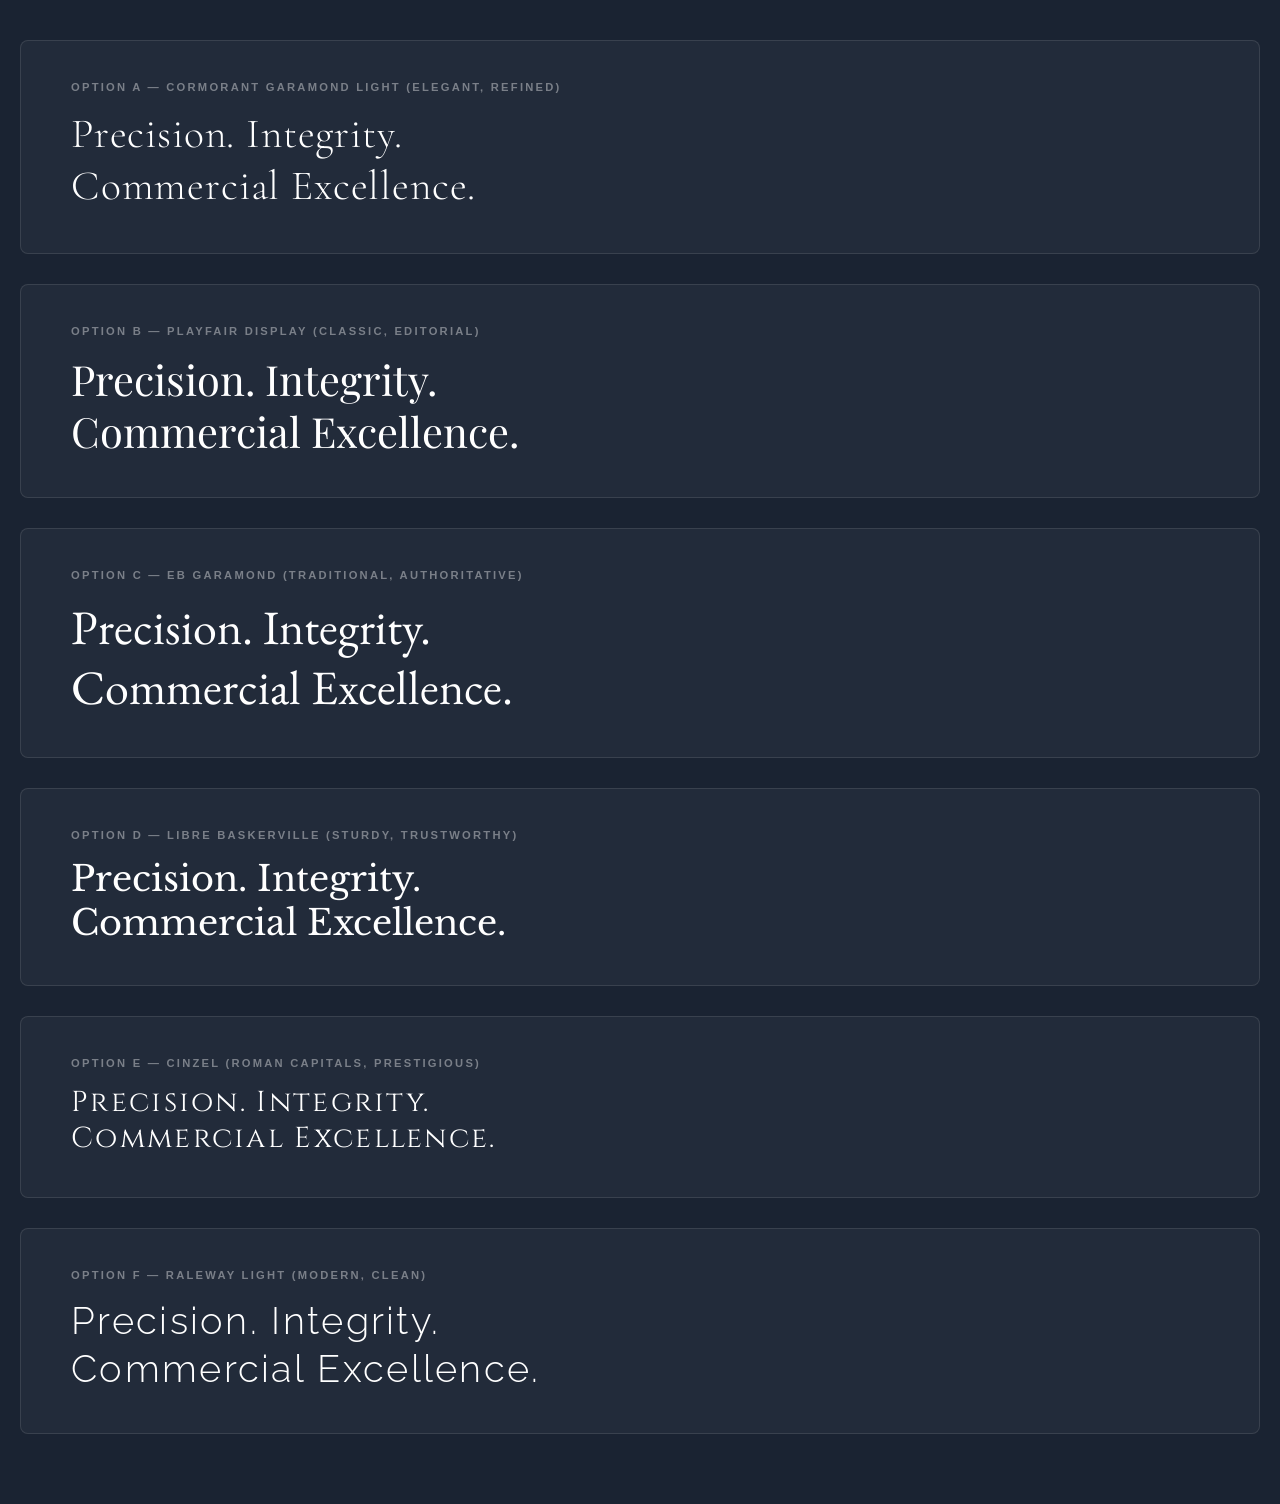
<file: font-preview.html>
<!DOCTYPE html>
<html lang="en">
<head>
  <meta charset="UTF-8" />
  <meta name="viewport" content="width=device-width, initial-scale=1.0" />
  <title>Font Preview — Tagline</title>
  <link rel="preconnect" href="https://fonts.googleapis.com">
  <link rel="preconnect" href="https://fonts.gstatic.com" crossorigin>
  <link href="https://fonts.googleapis.com/css2?family=Cormorant+Garamond:ital,wght@0,300;0,400;0,600;1,300;1,400&family=Playfair+Display:ital,wght@0,400;0,700;1,400&family=EB+Garamond:ital,wght@0,400;0,500;1,400&family=Libre+Baskerville:ital,wght@0,400;0,700;1,400&family=Cinzel:wght@400;600&family=Raleway:wght@300;400;600&display=swap" rel="stylesheet">
  <style>
    body { background: #1a2332; margin: 0; padding: 40px 20px; font-family: sans-serif; }
    .option { background: rgba(255,255,255,0.04); border: 1px solid rgba(255,255,255,0.1); border-radius: 8px; padding: 40px 50px; margin-bottom: 30px; }
    .label { font-size: 0.7rem; font-weight: 700; letter-spacing: 0.2em; text-transform: uppercase; color: rgba(255,255,255,0.4); margin-bottom: 16px; }
    .tagline { font-size: 2.6rem; line-height: 1.25; color: white; }
    .tagline em { font-style: italic; }
    .current { font-family: 'Lora', Georgia, serif; }
    .opt1 { font-family: 'Cormorant Garamond', serif; font-weight: 300; letter-spacing: 0.02em; }
    .opt2 { font-family: 'Playfair Display', serif; font-weight: 400; }
    .opt3 { font-family: 'EB Garamond', serif; font-weight: 400; font-size: 3rem; }
    .opt4 { font-family: 'Libre Baskerville', serif; font-weight: 400; font-size: 2.2rem; }
    .opt5 { font-family: 'Cinzel', serif; font-weight: 400; font-size: 1.8rem; letter-spacing: 0.08em; }
    .opt6 { font-family: 'Raleway', sans-serif; font-weight: 300; letter-spacing: 0.06em; font-size: 2.4rem; }
  </style>
</head>
<body>

  <div class="option">
    <div class="label">Option A — Cormorant Garamond Light (elegant, refined)</div>
    <div class="tagline opt1">Precision. Integrity.<br>Commercial Excellence.</div>
  </div>

  <div class="option">
    <div class="label">Option B — Playfair Display (classic, editorial)</div>
    <div class="tagline opt2">Precision. Integrity.<br>Commercial Excellence.</div>
  </div>

  <div class="option">
    <div class="label">Option C — EB Garamond (traditional, authoritative)</div>
    <div class="tagline opt3">Precision. Integrity.<br>Commercial Excellence.</div>
  </div>

  <div class="option">
    <div class="label">Option D — Libre Baskerville (sturdy, trustworthy)</div>
    <div class="tagline opt4">Precision. Integrity.<br>Commercial Excellence.</div>
  </div>

  <div class="option">
    <div class="label">Option E — Cinzel (Roman capitals, prestigious)</div>
    <div class="tagline opt5">Precision. Integrity.<br>Commercial Excellence.</div>
  </div>

  <div class="option">
    <div class="label">Option F — Raleway Light (modern, clean)</div>
    <div class="tagline opt6">Precision. Integrity.<br>Commercial Excellence.</div>
  </div>

</body>
</html>
</file>
